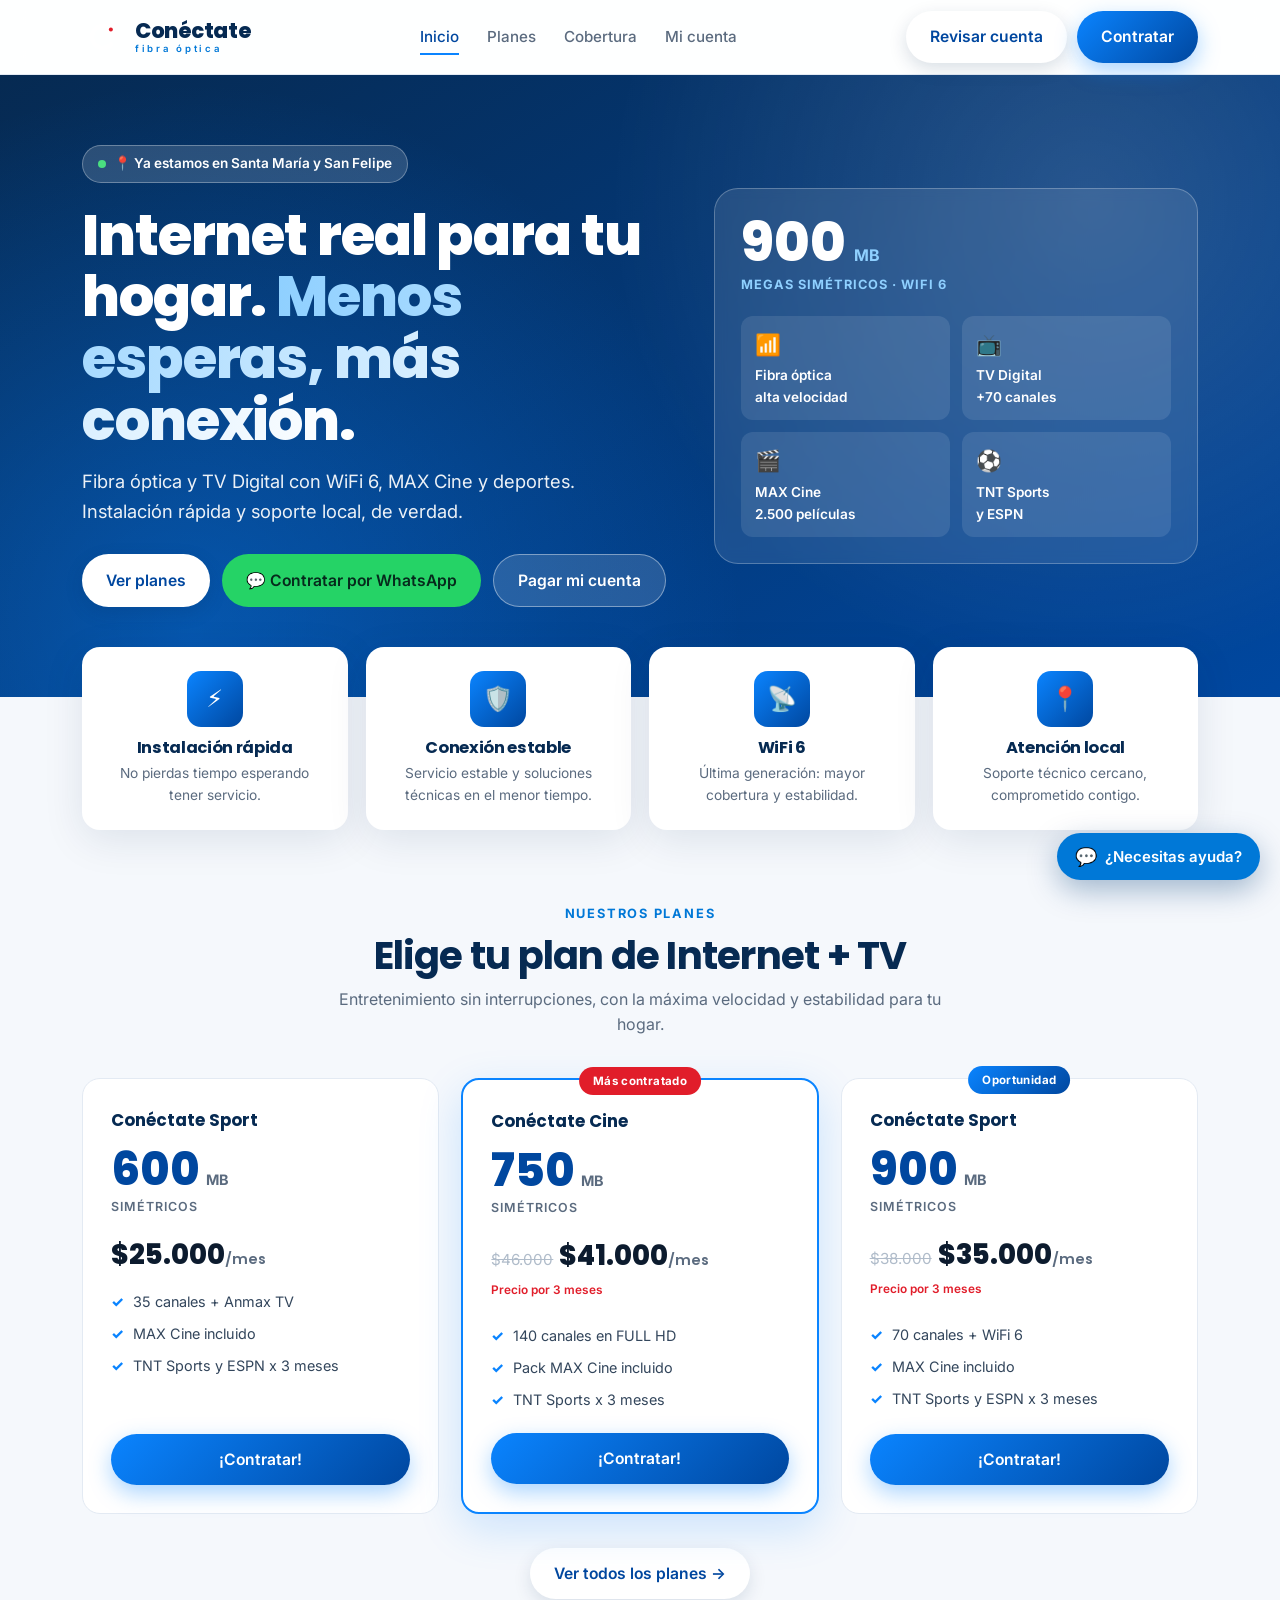
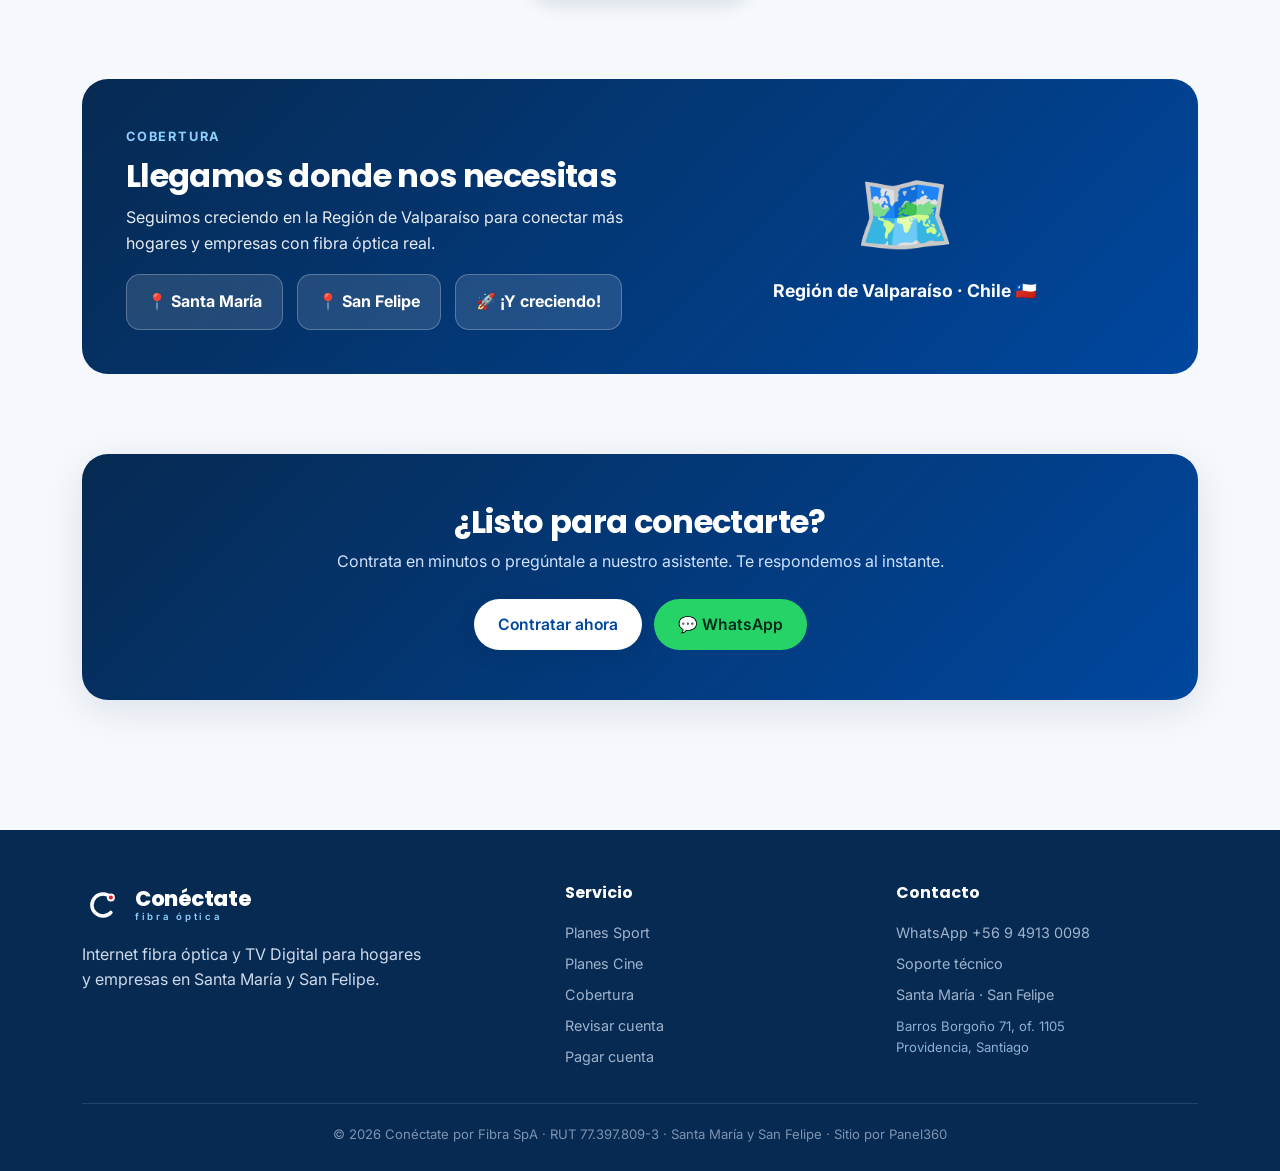
<file: index.html>
<!doctype html>
<html lang="es">
<head>
<meta charset="utf-8">
<meta name="viewport" content="width=device-width, initial-scale=1">
<link rel="icon" type="image/svg+xml" href="assets/favicon.svg">
<title>Conéctate por Fibra · Internet y TV Cable en Santa María y San Felipe</title>
<meta name="description" content="Internet fibra óptica y TV Digital para hogares y empresas en Santa María y San Felipe. Planes desde $25.000/mes con WiFi 6, MAX Cine y deportes.">
<link rel="preconnect" href="https://fonts.googleapis.com">
<link rel="preconnect" href="https://fonts.gstatic.com" crossorigin>
<link rel="stylesheet" href="https://fonts.googleapis.com/css2?family=Poppins:wght@600;700;800&family=Inter:wght@400;500;600&display=swap">
<link rel="stylesheet" href="assets/styles.css">
</head>
<body>

<svg style="display:none">
  <linearGradient id="lg" x1="0" y1="0" x2="1" y2="1"><stop offset="0" stop-color="#0a84ff"/><stop offset="1" stop-color="#00479f"/></linearGradient>
  <symbol id="mark" viewBox="0 0 48 48">
    <rect x="2" y="2" width="44" height="44" rx="14" fill="url(#lg)"/>
    <path d="M33 15.5a12.5 12.5 0 1 0 0 17" fill="none" stroke="#fff" stroke-width="4" stroke-linecap="round"/>
    <circle cx="33" cy="15.5" r="4.6" fill="#fff"/>
    <circle cx="33" cy="15.5" r="2.3" fill="#e11d2a"/>
  </symbol>
</svg>

<header>
  <div class="wrap nav">
    <a href="index.html" class="logo"><svg class="mark"><use href="#mark"/></svg><span>Conéctate<span class="sub">fibra óptica</span></span></a>
    <nav class="nav-links">
      <a href="index.html" class="active">Inicio</a>
      <a href="planes.html">Planes</a>
      <a href="index.html#cobertura">Cobertura</a>
      <a href="cuenta.html">Mi cuenta</a>
    </nav>
    <div class="nav-cta">
      <a class="btn btn-white" href="cuenta.html">Revisar cuenta</a>
      <a class="btn btn-primary" href="planes.html">Contratar</a>
      <button class="menu-btn" onclick="document.querySelector('.nav-links').style.display='flex'">☰</button>
    </div>
  </div>
</header>

<section class="hero split">
  <div class="wrap">
    <div>
      <span class="badge-loc">📍 Ya estamos en Santa María y San Felipe</span>
      <h1>Internet real para tu hogar. <span>Menos esperas, más conexión.</span></h1>
      <p class="lead">Fibra óptica y TV Digital con WiFi 6, MAX Cine y deportes. Instalación rápida y soporte local, de verdad.</p>
      <div class="hero-cta">
        <a class="btn btn-white" href="planes.html">Ver planes</a>
        <a class="btn btn-wa" target="_blank" href="https://wa.me/56949130098?text=Hola,%20quiero%20contratar%20un%20plan%20de%20internet">💬 Contratar por WhatsApp</a>
        <a class="btn btn-ghost" href="cuenta.html#pagar">Pagar mi cuenta</a>
      </div>
    </div>
    <div class="hero-visual">
      <div class="hero-card">
        <div class="speed"><b>900</b><span>MB</span></div>
        <div class="sim" style="color:#8fd0ff;font-weight:700;font-size:.8rem;letter-spacing:.08em">MEGAS SIMÉTRICOS · WIFI 6</div>
        <div class="mini">
          <div><i>📶</i>Fibra óptica<br>alta velocidad</div>
          <div><i>📺</i>TV Digital<br>+70 canales</div>
          <div><i>🎬</i>MAX Cine<br>2.500 películas</div>
          <div><i>⚽</i>TNT Sports<br>y ESPN</div>
        </div>
      </div>
    </div>
  </div>
</section>

<div class="props"><div class="wrap"><div class="grid">
  <div class="prop reveal"><div class="ic">⚡</div><h3>Instalación rápida</h3><p>No pierdas tiempo esperando tener servicio.</p></div>
  <div class="prop reveal"><div class="ic">🛡️</div><h3>Conexión estable</h3><p>Servicio estable y soluciones técnicas en el menor tiempo.</p></div>
  <div class="prop reveal"><div class="ic">📡</div><h3>WiFi 6</h3><p>Última generación: mayor cobertura y estabilidad.</p></div>
  <div class="prop reveal"><div class="ic">📍</div><h3>Atención local</h3><p>Soporte técnico cercano, comprometido contigo.</p></div>
</div></div></div>

<section class="pad">
  <div class="wrap">
    <div class="sec-head">
      <span class="eyebrow">Nuestros planes</span>
      <h2>Elige tu plan de Internet + TV</h2>
      <p>Entretenimiento sin interrupciones, con la máxima velocidad y estabilidad para tu hogar.</p>
    </div>
    <div class="plans">
      <div class="plan reveal"><div class="name">Conéctate Sport</div>
        <div class="megas"><b>600</b><span>MB</span></div><div class="sim">Simétricos</div>
        <div class="price"><span class="now">$25.000<small>/mes</small></span></div>
        <ul><li>35 canales + Anmax TV</li><li>MAX Cine incluido</li><li>TNT Sports y ESPN x 3 meses</li></ul>
        <a class="btn btn-primary" href="planes.html">¡Contratar!</a></div>
      <div class="plan feat reveal"><span class="tag">Más contratado</span><div class="name">Conéctate Cine</div>
        <div class="megas"><b>750</b><span>MB</span></div><div class="sim">Simétricos</div>
        <div class="price"><span class="old">$46.000</span><span class="now">$41.000<small>/mes</small></span></div><div class="price-note">Precio por 3 meses</div>
        <ul><li>140 canales en FULL HD</li><li>Pack MAX Cine incluido</li><li>TNT Sports x 3 meses</li></ul>
        <a class="btn btn-primary" href="planes.html">¡Contratar!</a></div>
      <div class="plan reveal"><span class="tag blue">Oportunidad</span><div class="name">Conéctate Sport</div>
        <div class="megas"><b>900</b><span>MB</span></div><div class="sim">Simétricos</div>
        <div class="price"><span class="old">$38.000</span><span class="now">$35.000<small>/mes</small></span></div><div class="price-note">Precio por 3 meses</div>
        <ul><li>70 canales + WiFi 6</li><li>MAX Cine incluido</li><li>TNT Sports y ESPN x 3 meses</li></ul>
        <a class="btn btn-primary" href="planes.html">¡Contratar!</a></div>
    </div>
    <div style="text-align:center;margin-top:34px"><a class="btn btn-white" style="box-shadow:0 6px 18px rgba(6,42,82,.12)" href="planes.html">Ver todos los planes →</a></div>
  </div>
</section>

<section class="pad" id="cobertura" style="padding-top:10px">
  <div class="wrap"><div class="cover reveal">
    <div>
      <span class="eyebrow" style="color:#8fd0ff">Cobertura</span>
      <h2>Llegamos donde nos necesitas</h2>
      <p style="opacity:.9">Seguimos creciendo en la Región de Valparaíso para conectar más hogares y empresas con fibra óptica real.</p>
      <div class="cities">
        <div class="city">📍 Santa María</div>
        <div class="city">📍 San Felipe</div>
        <div class="city">🚀 ¡Y creciendo!</div>
      </div>
    </div>
    <div style="text-align:center">
      <div style="font-size:5rem">🗺️</div>
      <p style="font-weight:700;font-size:1.1rem">Región de Valparaíso · Chile 🇨🇱</p>
    </div>
  </div></div>
</section>

<section class="pad" style="padding-top:10px">
  <div class="wrap"><div class="cta reveal" style="background:linear-gradient(135deg,#062a52,#00479f);color:#fff">
    <h2 style="color:#fff">¿Listo para conectarte?</h2>
    <p style="color:#cfe2ff">Contrata en minutos o pregúntale a nuestro asistente. Te respondemos al instante.</p>
    <div class="row">
      <a class="btn btn-white" href="planes.html">Contratar ahora</a>
      <a class="btn btn-wa" target="_blank" href="https://wa.me/56949130098?text=Hola,%20vengo%20de%20la%20web%20de%20Con%C3%A9ctate%20por%20Fibra">💬 WhatsApp</a>
    </div>
  </div></div>
</section>

<footer>
  <div class="wrap">
    <div class="foot-grid">
      <div>
        <a href="index.html" class="logo" style="margin-bottom:12px"><svg class="mark"><use href="#mark"/></svg><span>Conéctate<span class="sub" style="color:#8fd0ff">fibra óptica</span></span></a>
        <p style="max-width:34ch">Internet fibra óptica y TV Digital para hogares y empresas en Santa María y San Felipe.</p>
      </div>
      <div><h4>Servicio</h4><a href="planes.html">Planes Sport</a><a href="planes.html">Planes Cine</a><a href="index.html#cobertura">Cobertura</a><a href="cuenta.html">Revisar cuenta</a><a href="cuenta.html#pagar">Pagar cuenta</a></div>
      <div><h4>Contacto</h4><a target="_blank" href="https://wa.me/56949130098">WhatsApp +56 9 4913 0098</a><a href="cuenta.html">Soporte técnico</a><a href="index.html#cobertura">Santa María · San Felipe</a><span style="display:block;color:#8fb0d4;font-size:.82rem;margin-top:6px">Barros Borgoño 71, of. 1105<br>Providencia, Santiago</span></div>
    </div>
    <div class="foot-bottom">© 2026 Conéctate por Fibra SpA · RUT 77.397.809-3 · Santa María y San Felipe · Sitio por Panel360</div>
  </div>
</footer>

<script>
const io=new IntersectionObserver(es=>es.forEach(e=>{if(e.isIntersecting)e.target.classList.add('show')}),{threshold:.12});
document.querySelectorAll('.reveal').forEach(el=>io.observe(el));
</script>
<script src="assets/asistente.js" defer></script>
</body>
</html>
</file>
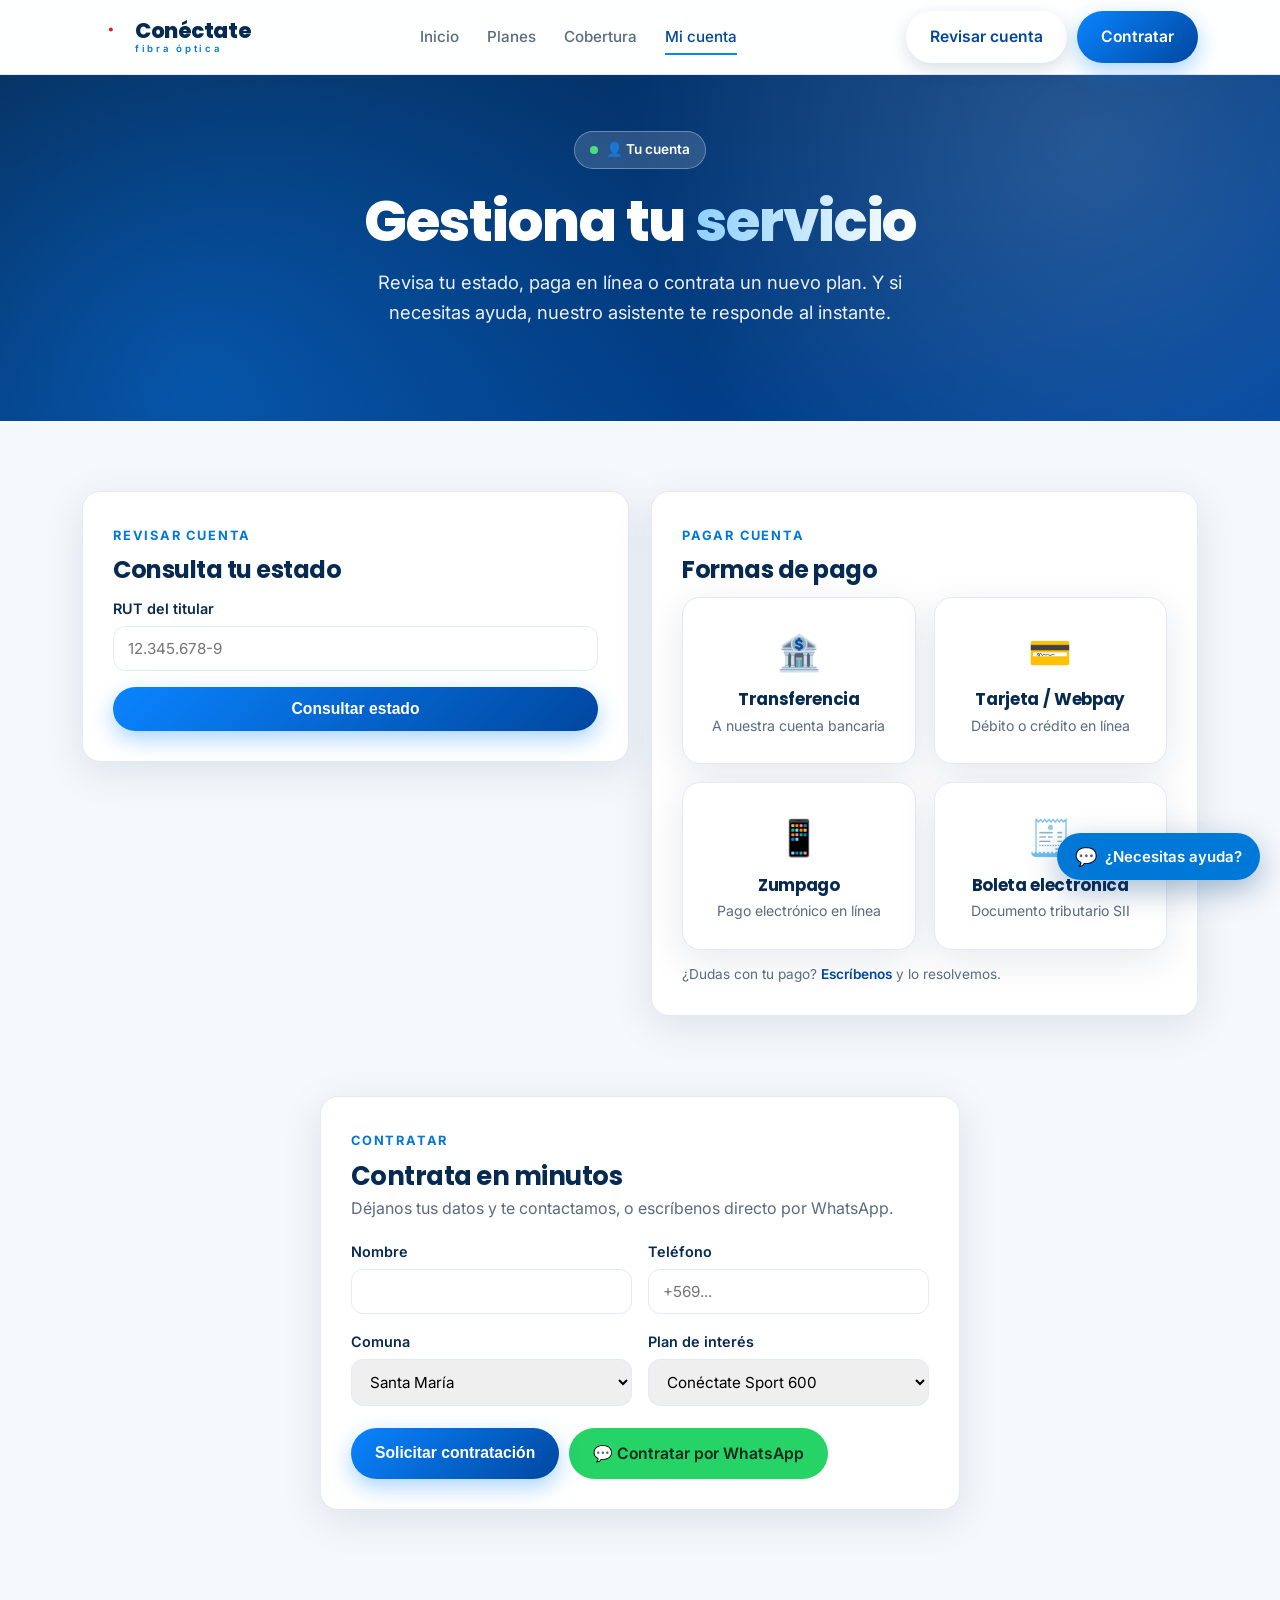
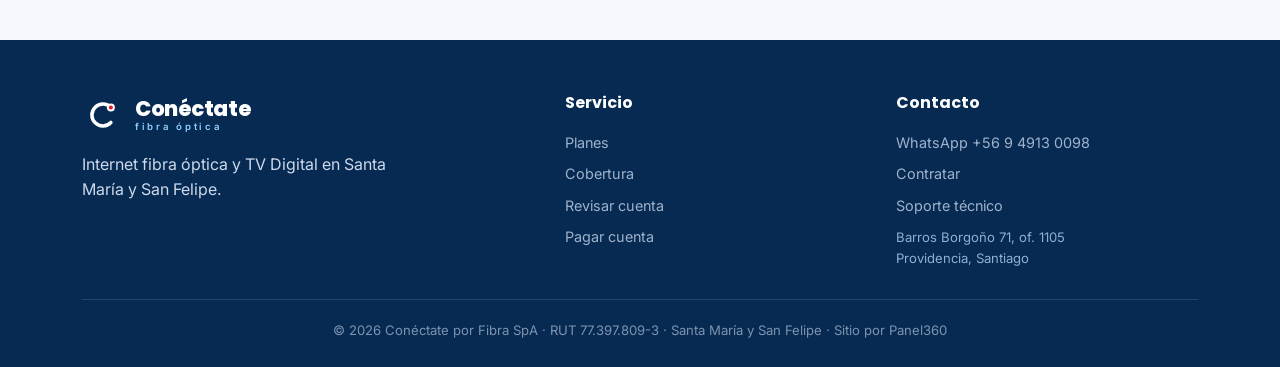
<file: cuenta.html>
<!doctype html>
<html lang="es">
<head>
<meta charset="utf-8">
<meta name="viewport" content="width=device-width, initial-scale=1">
<link rel="icon" type="image/svg+xml" href="assets/favicon.svg">
<title>Mi cuenta · Conéctate por Fibra</title>
<meta name="description" content="Revisa tu cuenta, paga en línea o contrata Internet fibra + TV con Conéctate por Fibra.">
<link rel="preconnect" href="https://fonts.googleapis.com">
<link rel="preconnect" href="https://fonts.gstatic.com" crossorigin>
<link rel="stylesheet" href="https://fonts.googleapis.com/css2?family=Poppins:wght@600;700;800&family=Inter:wght@400;500;600&display=swap">
<link rel="stylesheet" href="assets/styles.css">
</head>
<body>

<svg style="display:none">
  <linearGradient id="lg" x1="0" y1="0" x2="1" y2="1"><stop offset="0" stop-color="#0a84ff"/><stop offset="1" stop-color="#00479f"/></linearGradient>
  <symbol id="mark" viewBox="0 0 48 48">
    <rect x="2" y="2" width="44" height="44" rx="14" fill="url(#lg)"/>
    <path d="M33 15.5a12.5 12.5 0 1 0 0 17" fill="none" stroke="#fff" stroke-width="4" stroke-linecap="round"/>
    <circle cx="33" cy="15.5" r="4.6" fill="#fff"/>
    <circle cx="33" cy="15.5" r="2.3" fill="#e11d2a"/>
  </symbol>
</svg>

<header>
  <div class="wrap nav">
    <a href="index.html" class="logo"><svg class="mark"><use href="#mark"/></svg><span>Conéctate<span class="sub">fibra óptica</span></span></a>
    <nav class="nav-links">
      <a href="index.html">Inicio</a>
      <a href="planes.html">Planes</a>
      <a href="index.html#cobertura">Cobertura</a>
      <a href="cuenta.html" class="active">Mi cuenta</a>
    </nav>
    <div class="nav-cta">
      <a class="btn btn-white" href="#revisar">Revisar cuenta</a>
      <a class="btn btn-primary" href="#contratar">Contratar</a>
      <button class="menu-btn" onclick="document.querySelector('.nav-links').style.display='flex'">☰</button>
    </div>
  </div>
</header>

<section class="hero small">
  <div class="wrap">
    <span class="badge-loc">👤 Tu cuenta</span>
    <h1>Gestiona tu <span>servicio</span></h1>
    <p class="lead">Revisa tu estado, paga en línea o contrata un nuevo plan. Y si necesitas ayuda, nuestro asistente te responde al instante.</p>
  </div>
</section>

<section class="pad">
  <div class="wrap" style="display:grid;grid-template-columns:1fr 1fr;gap:22px;align-items:start">

    <div class="card-box reveal" id="revisar">
      <span class="eyebrow">Revisar cuenta</span>
      <h2 style="color:var(--navy);font-size:1.5rem;margin-bottom:14px">Consulta tu estado</h2>
      <form onsubmit="event.preventDefault();document.getElementById('r-out').style.display='block';">
        <div class="field"><label>RUT del titular</label><input placeholder="12.345.678-9" required></div>
        <button class="btn btn-primary" style="width:100%;justify-content:center">Consultar estado</button>
      </form>
      <div id="r-out" style="display:none;margin-top:16px;background:#eef6ff;border:1px solid #cfe4ff;border-radius:12px;padding:14px;font-size:.9rem;color:var(--navy)">
        📶 El portal de autoatención estará disponible muy pronto. Mientras tanto, escríbenos por WhatsApp y te ayudamos al instante.
        <div style="margin-top:12px"><a class="btn btn-wa" target="_blank" href="https://wa.me/56949130098?text=Hola,%20quiero%20consultar%20el%20estado%20de%20mi%20cuenta">💬 Consultar por WhatsApp</a></div>
      </div>
    </div>

    <div class="card-box reveal" id="pagar">
      <span class="eyebrow">Pagar cuenta</span>
      <h2 style="color:var(--navy);font-size:1.5rem;margin-bottom:14px">Formas de pago</h2>
      <div class="pay-grid" style="grid-template-columns:1fr 1fr">
        <div class="pay"><div class="ic">🏦</div><h3>Transferencia</h3><p>A nuestra cuenta bancaria</p></div>
        <div class="pay"><div class="ic">💳</div><h3>Tarjeta / Webpay</h3><p>Débito o crédito en línea</p></div>
        <div class="pay"><div class="ic">📱</div><h3>Zumpago</h3><p>Pago electrónico en línea</p></div>
        <div class="pay"><div class="ic">🧾</div><h3>Boleta electrónica</h3><p>Documento tributario SII</p></div>
      </div>
      <p style="margin-top:14px;color:var(--muted);font-size:.85rem">¿Dudas con tu pago? <a href="#contratar" style="color:var(--blue-d);font-weight:600">Escríbenos</a> y lo resolvemos.</p>
    </div>

  </div>
</section>

<section class="pad" id="contratar" style="padding-top:10px">
  <div class="wrap"><div class="card-box reveal" style="max-width:640px;margin:0 auto">
    <span class="eyebrow">Contratar</span>
    <h2 style="color:var(--navy);font-size:1.6rem;margin-bottom:6px">Contrata en minutos</h2>
    <p style="color:var(--muted);margin-bottom:18px">Déjanos tus datos y te contactamos, o escríbenos directo por WhatsApp.</p>
    <form onsubmit="event.preventDefault();document.getElementById('c-out').style.display='block';this.reset();">
      <div style="display:grid;grid-template-columns:1fr 1fr;gap:0 16px">
        <div class="field"><label>Nombre</label><input required></div>
        <div class="field"><label>Teléfono</label><input required placeholder="+569..."></div>
        <div class="field"><label>Comuna</label><select><option>Santa María</option><option>San Felipe</option></select></div>
        <div class="field"><label>Plan de interés</label><select><option>Conéctate Sport 600</option><option>Conéctate Sport 750</option><option>Conéctate Sport 900</option><option>Conéctate Cine 600</option><option>Conéctate Cine 750</option><option>Conéctate Cine 900</option></select></div>
      </div>
      <div class="row" style="display:flex;gap:10px;flex-wrap:wrap;margin-top:6px">
        <button class="btn btn-primary">Solicitar contratación</button>
        <a class="btn btn-wa" target="_blank" href="https://wa.me/56949130098?text=Hola,%20quiero%20contratar%20un%20plan%20de%20internet">💬 Contratar por WhatsApp</a>
      </div>
    </form>
    <div id="c-out" style="display:none;margin-top:16px;background:#e7f9ee;border:1px solid #bfe8cd;border-radius:12px;padding:14px;font-size:.92rem;color:#14532d">
      ✅ ¡Gracias! Recibimos tu solicitud. Un ejecutivo te contactará muy pronto.
    </div>
  </div></div>
</section>

<footer>
  <div class="wrap">
    <div class="foot-grid">
      <div>
        <a href="index.html" class="logo" style="margin-bottom:12px"><svg class="mark"><use href="#mark"/></svg><span>Conéctate<span class="sub" style="color:#8fd0ff">fibra óptica</span></span></a>
        <p style="max-width:34ch">Internet fibra óptica y TV Digital en Santa María y San Felipe.</p>
      </div>
      <div><h4>Servicio</h4><a href="planes.html">Planes</a><a href="index.html#cobertura">Cobertura</a><a href="#revisar">Revisar cuenta</a><a href="#pagar">Pagar cuenta</a></div>
      <div><h4>Contacto</h4><a target="_blank" href="https://wa.me/56949130098">WhatsApp +56 9 4913 0098</a><a href="#contratar">Contratar</a><a href="#revisar">Soporte técnico</a><span style="display:block;color:#8fb0d4;font-size:.82rem;margin-top:6px">Barros Borgoño 71, of. 1105<br>Providencia, Santiago</span></div>
    </div>
    <div class="foot-bottom">© 2026 Conéctate por Fibra SpA · RUT 77.397.809-3 · Santa María y San Felipe · Sitio por Panel360</div>
  </div>
</footer>

<script src="assets/asistente.js" defer></script>

<script>
const io=new IntersectionObserver(es=>es.forEach(e=>{if(e.isIntersecting)e.target.classList.add('show')}),{threshold:.1});
document.querySelectorAll('.reveal').forEach(el=>io.observe(el));
</script>
</body>
</html>
</file>
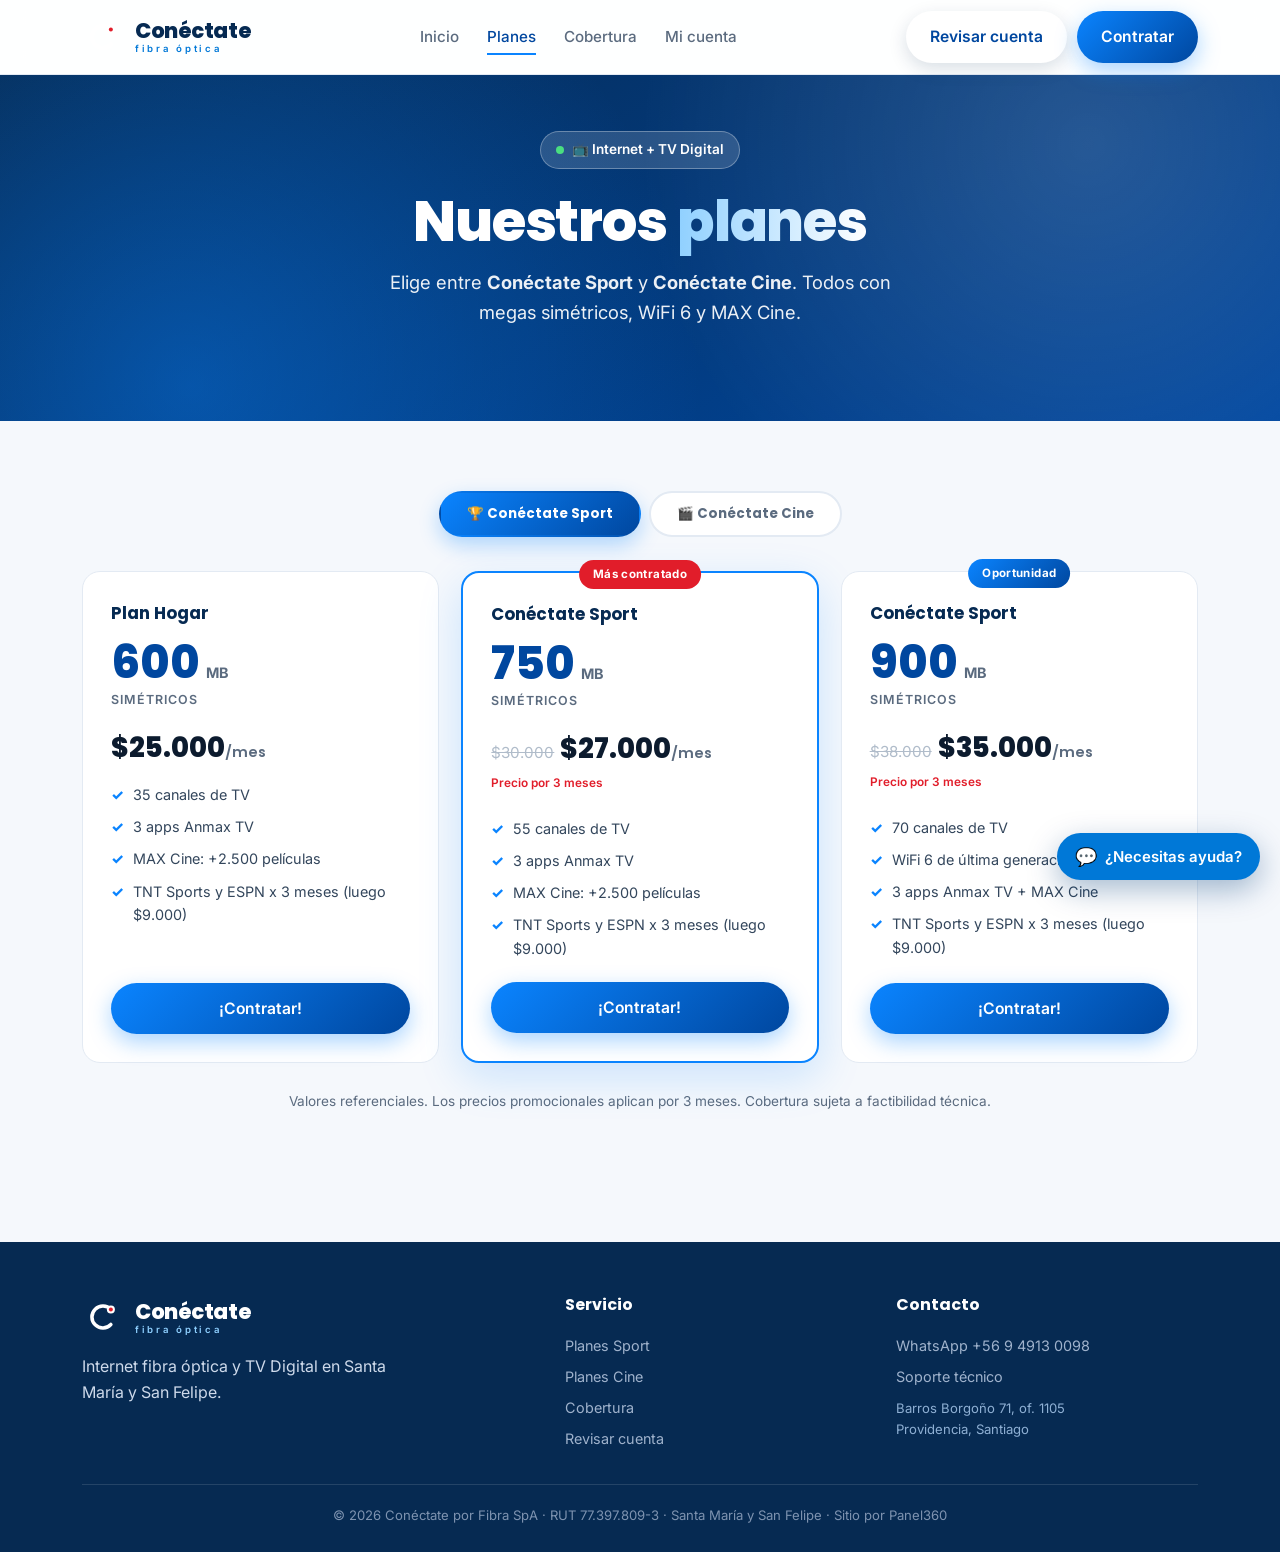
<file: planes.html>
<!doctype html>
<html lang="es">
<head>
<meta charset="utf-8">
<meta name="viewport" content="width=device-width, initial-scale=1">
<link rel="icon" type="image/svg+xml" href="assets/favicon.svg">
<title>Planes · Conéctate por Fibra</title>
<meta name="description" content="Planes de Internet fibra + TV Digital: Conéctate Sport y Conéctate Cine, desde $25.000/mes. WiFi 6, MAX Cine, TNT Sports y ESPN.">
<link rel="preconnect" href="https://fonts.googleapis.com">
<link rel="preconnect" href="https://fonts.gstatic.com" crossorigin>
<link rel="stylesheet" href="https://fonts.googleapis.com/css2?family=Poppins:wght@600;700;800&family=Inter:wght@400;500;600&display=swap">
<link rel="stylesheet" href="assets/styles.css">
</head>
<body>

<svg style="display:none">
  <linearGradient id="lg" x1="0" y1="0" x2="1" y2="1"><stop offset="0" stop-color="#0a84ff"/><stop offset="1" stop-color="#00479f"/></linearGradient>
  <symbol id="mark" viewBox="0 0 48 48">
    <rect x="2" y="2" width="44" height="44" rx="14" fill="url(#lg)"/>
    <path d="M33 15.5a12.5 12.5 0 1 0 0 17" fill="none" stroke="#fff" stroke-width="4" stroke-linecap="round"/>
    <circle cx="33" cy="15.5" r="4.6" fill="#fff"/>
    <circle cx="33" cy="15.5" r="2.3" fill="#e11d2a"/>
  </symbol>
</svg>

<header>
  <div class="wrap nav">
    <a href="index.html" class="logo"><svg class="mark"><use href="#mark"/></svg><span>Conéctate<span class="sub">fibra óptica</span></span></a>
    <nav class="nav-links">
      <a href="index.html">Inicio</a>
      <a href="planes.html" class="active">Planes</a>
      <a href="index.html#cobertura">Cobertura</a>
      <a href="cuenta.html">Mi cuenta</a>
    </nav>
    <div class="nav-cta">
      <a class="btn btn-white" href="cuenta.html">Revisar cuenta</a>
      <a class="btn btn-primary" href="cuenta.html#contratar">Contratar</a>
      <button class="menu-btn" onclick="document.querySelector('.nav-links').style.display='flex'">☰</button>
    </div>
  </div>
</header>

<section class="hero small">
  <div class="wrap">
    <span class="badge-loc">📺 Internet + TV Digital</span>
    <h1>Nuestros <span>planes</span></h1>
    <p class="lead">Elige entre <b>Conéctate Sport</b> y <b>Conéctate Cine</b>. Todos con megas simétricos, WiFi 6 y MAX Cine.</p>
  </div>
</section>

<section class="pad">
  <div class="wrap">
    <div class="tabs">
      <button class="tab on" data-t="sport" onclick="setTab('sport')">🏆 Conéctate Sport</button>
      <button class="tab" data-t="cine" onclick="setTab('cine')">🎬 Conéctate Cine</button>
    </div>

    <div class="plans" id="p-sport">
      <div class="plan"><div class="name">Plan Hogar</div>
        <div class="megas"><b>600</b><span>MB</span></div><div class="sim">Simétricos</div>
        <div class="price"><span class="now">$25.000<small>/mes</small></span></div>
        <ul><li>35 canales de TV</li><li>3 apps Anmax TV</li><li>MAX Cine: +2.500 películas</li><li>TNT Sports y ESPN x 3 meses (luego $9.000)</li></ul>
        <a class="btn btn-primary" href="cuenta.html#contratar">¡Contratar!</a></div>
      <div class="plan feat"><span class="tag">Más contratado</span><div class="name">Conéctate Sport</div>
        <div class="megas"><b>750</b><span>MB</span></div><div class="sim">Simétricos</div>
        <div class="price"><span class="old">$30.000</span><span class="now">$27.000<small>/mes</small></span></div><div class="price-note">Precio por 3 meses</div>
        <ul><li>55 canales de TV</li><li>3 apps Anmax TV</li><li>MAX Cine: +2.500 películas</li><li>TNT Sports y ESPN x 3 meses (luego $9.000)</li></ul>
        <a class="btn btn-primary" href="cuenta.html#contratar">¡Contratar!</a></div>
      <div class="plan"><span class="tag blue">Oportunidad</span><div class="name">Conéctate Sport</div>
        <div class="megas"><b>900</b><span>MB</span></div><div class="sim">Simétricos</div>
        <div class="price"><span class="old">$38.000</span><span class="now">$35.000<small>/mes</small></span></div><div class="price-note">Precio por 3 meses</div>
        <ul><li>70 canales de TV</li><li>WiFi 6 de última generación</li><li>3 apps Anmax TV + MAX Cine</li><li>TNT Sports y ESPN x 3 meses (luego $9.000)</li></ul>
        <a class="btn btn-primary" href="cuenta.html#contratar">¡Contratar!</a></div>
    </div>

    <div class="plans" id="p-cine" style="display:none">
      <div class="plan"><div class="name">Plan Hogar</div>
        <div class="megas"><b>600</b><span>MB</span></div><div class="sim">Simétricos</div>
        <div class="price"><span class="now">$39.000<small>/mes</small></span></div>
        <ul><li>140 canales en FULL HD</li><li>Pack MAX Cine incluido</li><li>Canales premium (Venus y Playboy)</li><li>TNT Sports x 3 meses (luego $9.000)</li></ul>
        <a class="btn btn-primary" href="cuenta.html#contratar">¡Contratar!</a></div>
      <div class="plan feat"><span class="tag">Más contratado</span><div class="name">Conéctate Cine</div>
        <div class="megas"><b>750</b><span>MB</span></div><div class="sim">Simétricos</div>
        <div class="price"><span class="old">$46.000</span><span class="now">$41.000<small>/mes</small></span></div><div class="price-note">Precio por 3 meses</div>
        <ul><li>140 canales en FULL HD</li><li>Pack MAX Cine incluido</li><li>Canales premium (Venus y Playboy)</li><li>TNT Sports x 3 meses (luego $9.000)</li></ul>
        <a class="btn btn-primary" href="cuenta.html#contratar">¡Contratar!</a></div>
      <div class="plan"><span class="tag blue">Oportunidad</span><div class="name">Conéctate Cine</div>
        <div class="megas"><b>900</b><span>MB</span></div><div class="sim">Simétricos</div>
        <div class="price"><span class="old">$50.000</span><span class="now">$45.000<small>/mes</small></span></div><div class="price-note">Precio por 3 meses</div>
        <ul><li>140 canales en FULL HD</li><li>WiFi 6 + Pack MAX Cine</li><li>Canales premium (Venus y Playboy)</li><li>TNT Sports x 3 meses (luego $9.000)</li></ul>
        <a class="btn btn-primary" href="cuenta.html#contratar">¡Contratar!</a></div>
    </div>

    <p style="text-align:center;color:var(--muted);font-size:.85rem;margin-top:28px">Valores referenciales. Los precios promocionales aplican por 3 meses. Cobertura sujeta a factibilidad técnica.</p>
  </div>
</section>

<footer>
  <div class="wrap">
    <div class="foot-grid">
      <div>
        <a href="index.html" class="logo" style="margin-bottom:12px"><svg class="mark"><use href="#mark"/></svg><span>Conéctate<span class="sub" style="color:#8fd0ff">fibra óptica</span></span></a>
        <p style="max-width:34ch">Internet fibra óptica y TV Digital en Santa María y San Felipe.</p>
      </div>
      <div><h4>Servicio</h4><a href="planes.html">Planes Sport</a><a href="planes.html">Planes Cine</a><a href="index.html#cobertura">Cobertura</a><a href="cuenta.html">Revisar cuenta</a></div>
      <div><h4>Contacto</h4><a target="_blank" href="https://wa.me/56949130098">WhatsApp +56 9 4913 0098</a><a href="cuenta.html">Soporte técnico</a><span style="display:block;color:#8fb0d4;font-size:.82rem;margin-top:6px">Barros Borgoño 71, of. 1105<br>Providencia, Santiago</span></div>
    </div>
    <div class="foot-bottom">© 2026 Conéctate por Fibra SpA · RUT 77.397.809-3 · Santa María y San Felipe · Sitio por Panel360</div>
  </div>
</footer>

<script src="assets/asistente.js" defer></script>

<script>
function setTab(t){
  document.querySelectorAll('.tab').forEach(b=>b.classList.toggle('on',b.dataset.t===t));
  document.getElementById('p-sport').style.display=t==='sport'?'grid':'none';
  document.getElementById('p-cine').style.display=t==='cine'?'grid':'none';
}
</script>
</body>
</html>
</file>
<file: assets/styles.css>
:root{
  --blue:#0a84ff; --blue-2:#0078d7; --blue-d:#00479f; --navy:#062a52;
  --red:#e11d2a; --wa:#25d366; --amber:#ffb020;
  --bg:#f5f8fc; --card:#fff; --ink:#0c1b2e; --muted:#5b6b7f; --line:#e3eaf3;
  --radius:18px; --shadow:0 10px 40px rgba(6,42,82,.10);
}
*{box-sizing:border-box;margin:0;padding:0}
html{scroll-behavior:smooth}
body{font-family:'Inter',system-ui,sans-serif;color:var(--ink);background:var(--bg);line-height:1.6;-webkit-font-smoothing:antialiased}
h1,h2,h3,.logo{font-family:'Poppins',sans-serif;line-height:1.1;letter-spacing:-.02em}
img{max-width:100%;display:block}
.wrap{max-width:1160px;margin:0 auto;padding:0 22px}
a{text-decoration:none;color:inherit}
.btn{display:inline-flex;align-items:center;gap:9px;font-weight:600;padding:13px 24px;border-radius:999px;cursor:pointer;border:0;transition:transform .2s,box-shadow .2s;font-size:.98rem}
.btn:hover{transform:translateY(-2px)}
.btn-primary{background:linear-gradient(135deg,var(--blue),var(--blue-d));color:#fff;box-shadow:0 8px 22px rgba(10,132,255,.35)}
.btn-white{background:#fff;color:var(--blue-d);box-shadow:0 6px 18px rgba(6,42,82,.15)}
.btn-ghost{background:rgba(255,255,255,.14);color:#fff;border:1.5px solid rgba(255,255,255,.4)}
.btn-wa{background:var(--wa);color:#062a1c}

header{position:sticky;top:0;z-index:50;background:rgba(255,255,255,.9);backdrop-filter:blur(12px);border-bottom:1px solid var(--line)}
.nav{display:flex;align-items:center;justify-content:space-between;height:74px}
.logo{display:flex;align-items:center;gap:11px;font-weight:800;font-size:1.32rem;color:var(--navy)}
.logo .mark{width:42px;height:42px;flex-shrink:0}
.logo .sub{display:block;font-family:'Inter';font-weight:600;font-size:.6rem;letter-spacing:.28em;color:var(--blue-2);margin-top:2px}
.nav-links{display:flex;gap:28px;align-items:center;font-weight:500;font-size:.95rem}
.nav-links a{color:var(--muted);transition:color .2s}
.nav-links a:hover,.nav-links a.active{color:var(--blue-d)}
.nav-cta{display:flex;gap:10px;align-items:center}
.menu-btn{display:none;background:none;border:0;font-size:1.5rem;color:var(--navy);cursor:pointer}
@media(max-width:900px){.nav-links{display:none}.nav-cta .btn:not(.btn-primary){display:none}.menu-btn{display:block}}

.hero{position:relative;background:linear-gradient(150deg,#062a52 0%,#00479f 55%,#0a84ff 100%);color:#fff;overflow:hidden;padding:70px 0 90px}
.hero::after{content:"";position:absolute;inset:0;background:
  radial-gradient(circle at 85% 20%,rgba(255,255,255,.14),transparent 40%),
  radial-gradient(circle at 15% 90%,rgba(10,132,255,.4),transparent 45%);pointer-events:none}
.hero.small{padding:56px 0 66px;text-align:center}
.hero .wrap{position:relative;z-index:2}
.hero.split .wrap{display:grid;grid-template-columns:1.1fr .9fr;gap:40px;align-items:center}
.badge-loc{display:inline-flex;align-items:center;gap:8px;background:rgba(255,255,255,.15);border:1px solid rgba(255,255,255,.3);padding:7px 15px;border-radius:999px;font-size:.85rem;font-weight:600;margin-bottom:22px}
.hero h1{font-size:clamp(2.1rem,5vw,3.5rem);font-weight:800;margin-bottom:16px}
.hero h1 span{color:#8fd0ff}
.hero p.lead{font-size:1.15rem;opacity:.92;max-width:44ch;margin-bottom:28px}
.hero.small p.lead{margin-left:auto;margin-right:auto}
.hero-cta{display:flex;gap:12px;flex-wrap:wrap}
.hero.small .hero-cta{justify-content:center}
.hero-visual{position:relative}
.hero-card{background:rgba(255,255,255,.1);border:1px solid rgba(255,255,255,.25);border-radius:24px;padding:26px;backdrop-filter:blur(6px)}
.speed{display:flex;align-items:baseline;gap:8px;margin-bottom:6px}
.speed b{font-family:'Poppins';font-size:3.4rem;font-weight:800;color:#fff;line-height:1}
.speed span{font-weight:700;color:#8fd0ff}
.hero-card .mini{display:grid;grid-template-columns:1fr 1fr;gap:12px;margin-top:20px}
.hero-card .mini div{background:rgba(255,255,255,.1);border-radius:12px;padding:12px 14px;font-size:.85rem;font-weight:600}
.hero-card .mini i{display:block;font-size:1.3rem;margin-bottom:4px;font-style:normal}
@media(max-width:820px){.hero.split .wrap{grid-template-columns:1fr}.hero-visual{display:none}}

.props{margin-top:-50px;position:relative;z-index:5}
.props .grid{display:grid;grid-template-columns:repeat(4,1fr);gap:18px}
.prop{background:var(--card);border-radius:var(--radius);box-shadow:var(--shadow);padding:24px;text-align:center}
.prop .ic{width:56px;height:56px;margin:0 auto 12px;border-radius:14px;display:flex;align-items:center;justify-content:center;font-size:1.5rem;color:#fff;background:linear-gradient(135deg,var(--blue),var(--blue-d))}
.prop h3{font-size:1.02rem;margin-bottom:5px;color:var(--navy)}
.prop p{font-size:.86rem;color:var(--muted)}
@media(max-width:820px){.props .grid{grid-template-columns:1fr 1fr}}

section.pad{padding:70px 0}
.sec-head{text-align:center;max-width:640px;margin:0 auto 40px}
.eyebrow{display:inline-block;color:var(--blue-2);font-weight:700;font-size:.8rem;letter-spacing:.14em;text-transform:uppercase;margin-bottom:10px}
.sec-head h2{font-size:clamp(1.7rem,4vw,2.4rem);color:var(--navy);margin-bottom:10px}
.sec-head p{color:var(--muted)}

.tabs{display:flex;justify-content:center;gap:8px;margin-bottom:34px;flex-wrap:wrap}
.tab{padding:11px 26px;border-radius:999px;border:2px solid var(--line);background:#fff;font-weight:700;color:var(--muted);cursor:pointer;font-family:'Poppins';transition:all .2s}
.tab.on{background:linear-gradient(135deg,var(--blue),var(--blue-d));color:#fff;border-color:transparent;box-shadow:0 8px 20px rgba(10,132,255,.3)}
.plans{display:grid;grid-template-columns:repeat(3,1fr);gap:22px}
.plan{background:var(--card);border:1px solid var(--line);border-radius:var(--radius);padding:28px;position:relative;transition:transform .25s,box-shadow .25s;display:flex;flex-direction:column}
.plan:hover{transform:translateY(-6px);box-shadow:var(--shadow)}
.plan.feat{border:2px solid var(--blue);box-shadow:0 14px 44px rgba(10,132,255,.18)}
.tag{position:absolute;top:-13px;left:50%;transform:translateX(-50%);background:var(--red);color:#fff;font-size:.72rem;font-weight:700;padding:5px 14px;border-radius:999px;letter-spacing:.03em;white-space:nowrap}
.tag.blue{background:linear-gradient(135deg,var(--blue),var(--blue-d))}
.plan .name{font-family:'Poppins';font-weight:700;color:var(--navy);font-size:1.05rem}
.plan .megas{display:flex;align-items:baseline;gap:6px;margin:14px 0 4px}
.plan .megas b{font-family:'Poppins';font-size:2.8rem;font-weight:800;color:var(--blue-d);line-height:1}
.plan .megas span{font-weight:700;color:var(--muted);font-size:.9rem}
.plan .sim{font-size:.78rem;color:var(--muted);text-transform:uppercase;letter-spacing:.08em;font-weight:600}
.plan .price{margin:16px 0 4px}
.plan .price .old{color:#b0bcca;text-decoration:line-through;font-size:.95rem;margin-right:6px}
.plan .price .now{font-family:'Poppins';font-size:1.7rem;font-weight:800;color:var(--ink)}
.plan .price .now small{font-size:.9rem;color:var(--muted);font-weight:600}
.plan .price-note{font-size:.74rem;color:var(--red);font-weight:600;margin-bottom:14px}
.plan ul{list-style:none;display:flex;flex-direction:column;gap:9px;margin:10px 0 22px;font-size:.9rem}
.plan li{display:flex;gap:9px;align-items:flex-start;color:#33465c}
.plan li::before{content:"✓";color:var(--blue);font-weight:800;flex-shrink:0}
.plan .btn{width:100%;justify-content:center;margin-top:auto}
@media(max-width:820px){.plans{grid-template-columns:1fr}}

.cover{background:linear-gradient(135deg,#062a52,#00479f);color:#fff;border-radius:26px;padding:44px;display:grid;grid-template-columns:1fr 1fr;gap:30px;align-items:center}
.cover h2{font-size:2rem;margin-bottom:12px}
.cover .cities{display:flex;gap:14px;flex-wrap:wrap;margin-top:18px}
.cover .city{background:rgba(255,255,255,.12);border:1px solid rgba(255,255,255,.25);border-radius:14px;padding:14px 20px;font-weight:700;display:flex;align-items:center;gap:10px}
@media(max-width:820px){.cover{grid-template-columns:1fr;padding:30px}}

.cta{text-align:center;background:var(--card);border-radius:26px;box-shadow:var(--shadow);padding:50px}
.cta h2{font-size:2rem;color:var(--navy);margin-bottom:10px}
.cta p{color:var(--muted);margin-bottom:24px}
.cta .row{display:flex;gap:12px;justify-content:center;flex-wrap:wrap}

.card-box{background:var(--card);border:1px solid var(--line);border-radius:var(--radius);box-shadow:var(--shadow);padding:30px}
.field{margin-bottom:16px}
.field label{display:block;font-weight:600;font-size:.9rem;margin-bottom:6px;color:var(--navy)}
.field input,.field select{width:100%;padding:12px 14px;border:1.5px solid var(--line);border-radius:12px;font-size:.95rem;font-family:inherit}
.field input:focus,.field select:focus{outline:none;border-color:var(--blue);box-shadow:0 0 0 3px rgba(10,132,255,.15)}
.pay-grid{display:grid;grid-template-columns:repeat(3,1fr);gap:18px}
.pay{background:var(--card);border:1px solid var(--line);border-radius:var(--radius);padding:26px;text-align:center;box-shadow:var(--shadow)}
.pay .ic{font-size:2.2rem;margin-bottom:10px}
.pay h3{color:var(--navy);font-size:1.05rem;margin-bottom:6px}
.pay p{color:var(--muted);font-size:.88rem}
@media(max-width:820px){.pay-grid{grid-template-columns:1fr}}

footer{background:var(--navy);color:#cdd9ea;padding:50px 0 26px;margin-top:60px}
.foot-grid{display:grid;grid-template-columns:1.5fr 1fr 1fr;gap:30px;margin-bottom:30px}
footer .logo{color:#fff}
footer h4{color:#fff;font-family:'Poppins';margin-bottom:12px;font-size:1rem}
footer a{display:block;color:#9fb2cc;padding:4px 0;font-size:.9rem}
footer a:hover{color:#fff}
.foot-bottom{border-top:1px solid rgba(255,255,255,.12);padding-top:20px;text-align:center;font-size:.82rem;color:#7e93b0}
@media(max-width:820px){.foot-grid{grid-template-columns:1fr}}

.chat-fab{position:fixed;bottom:22px;right:22px;z-index:60;display:flex;align-items:center;gap:10px;background:linear-gradient(135deg,var(--blue),var(--blue-d));color:#fff;padding:13px 20px;border-radius:999px;box-shadow:0 10px 30px rgba(10,132,255,.45);font-weight:700;cursor:pointer;animation:float 3s ease-in-out infinite}
@keyframes float{0%,100%{transform:translateY(0)}50%{transform:translateY(-6px)}}
.reveal{opacity:0;transform:translateY(24px);transition:opacity .7s cubic-bezier(.2,.7,.2,1),transform .7s cubic-bezier(.2,.7,.2,1)}
.reveal.show{opacity:1;transform:none}

/* ============ Efectos premium ============ */
/* Degradado del hero en movimiento suave */
.hero{background-size:180% 180%;animation:heroShift 18s ease infinite}
@keyframes heroShift{0%{background-position:0% 50%}50%{background-position:100% 50%}100%{background-position:0% 50%}}
/* Texto destacado con brillo animado */
.hero h1 span{background:linear-gradient(90deg,#8fd0ff 0%,#ffffff 50%,#8fd0ff 100%);background-size:200% auto;-webkit-background-clip:text;background-clip:text;-webkit-text-fill-color:transparent;color:transparent;animation:shine 7s linear infinite}
@keyframes shine{to{background-position:200% center}}
/* Tarjeta del hero flotando */
.hero-visual .hero-card{animation:floatCard 6s ease-in-out infinite}
@keyframes floatCard{0%,100%{transform:translateY(0)}50%{transform:translateY(-12px)}}
/* Puntito "en línea" que late en el badge */
.badge-loc::before{content:"";width:8px;height:8px;border-radius:50%;background:#4ade80;box-shadow:0 0 0 0 rgba(74,222,128,.7);animation:pulse 2s infinite}
@keyframes pulse{0%{box-shadow:0 0 0 0 rgba(74,222,128,.6)}70%{box-shadow:0 0 0 9px rgba(74,222,128,0)}100%{box-shadow:0 0 0 0 rgba(74,222,128,0)}}
/* Hover con elevación en tarjetas de valor y de pago */
.prop,.pay{transition:transform .28s cubic-bezier(.2,.7,.2,1),box-shadow .28s}
.prop:hover,.pay:hover{transform:translateY(-7px);box-shadow:0 20px 46px rgba(6,42,82,.16)}
.prop .ic{transition:transform .35s}
.prop:hover .ic{transform:scale(1.1) rotate(-5deg)}
/* Brillo que cruza los botones primarios */
.btn-primary{position:relative;overflow:hidden}
.btn-primary::after{content:"";position:absolute;top:0;left:-120%;width:55%;height:100%;background:linear-gradient(120deg,transparent,rgba(255,255,255,.55),transparent);transform:skewX(-20deg)}
.btn-primary:hover::after{animation:swipe .7s ease}
@keyframes swipe{to{left:140%}}
/* Plan destacado con halo que respira */
.plan.feat{animation:halo 3.5s ease-in-out infinite}
@keyframes halo{0%,100%{box-shadow:0 14px 44px rgba(10,132,255,.18)}50%{box-shadow:0 18px 54px rgba(10,132,255,.34)}}
/* Logo con guiño al pasar el mouse */
.logo .mark{transition:transform .4s cubic-bezier(.34,1.56,.64,1)}
.logo:hover .mark{transform:rotate(-8deg) scale(1.06)}
/* Subrayado animado en el menú */
.nav-links a{position:relative}
.nav-links a::after{content:"";position:absolute;left:0;bottom:-6px;width:0;height:2px;background:var(--blue);transition:width .25s}
.nav-links a:hover::after,.nav-links a.active::after{width:100%}

@media(prefers-reduced-motion:reduce){
  .reveal{opacity:1;transform:none}
  .chat-fab,.hero,.hero h1 span,.hero-visual .hero-card,.badge-loc::before,.plan.feat{animation:none}
  .hero h1 span{-webkit-text-fill-color:#8fd0ff;color:#8fd0ff}
}
</file>
